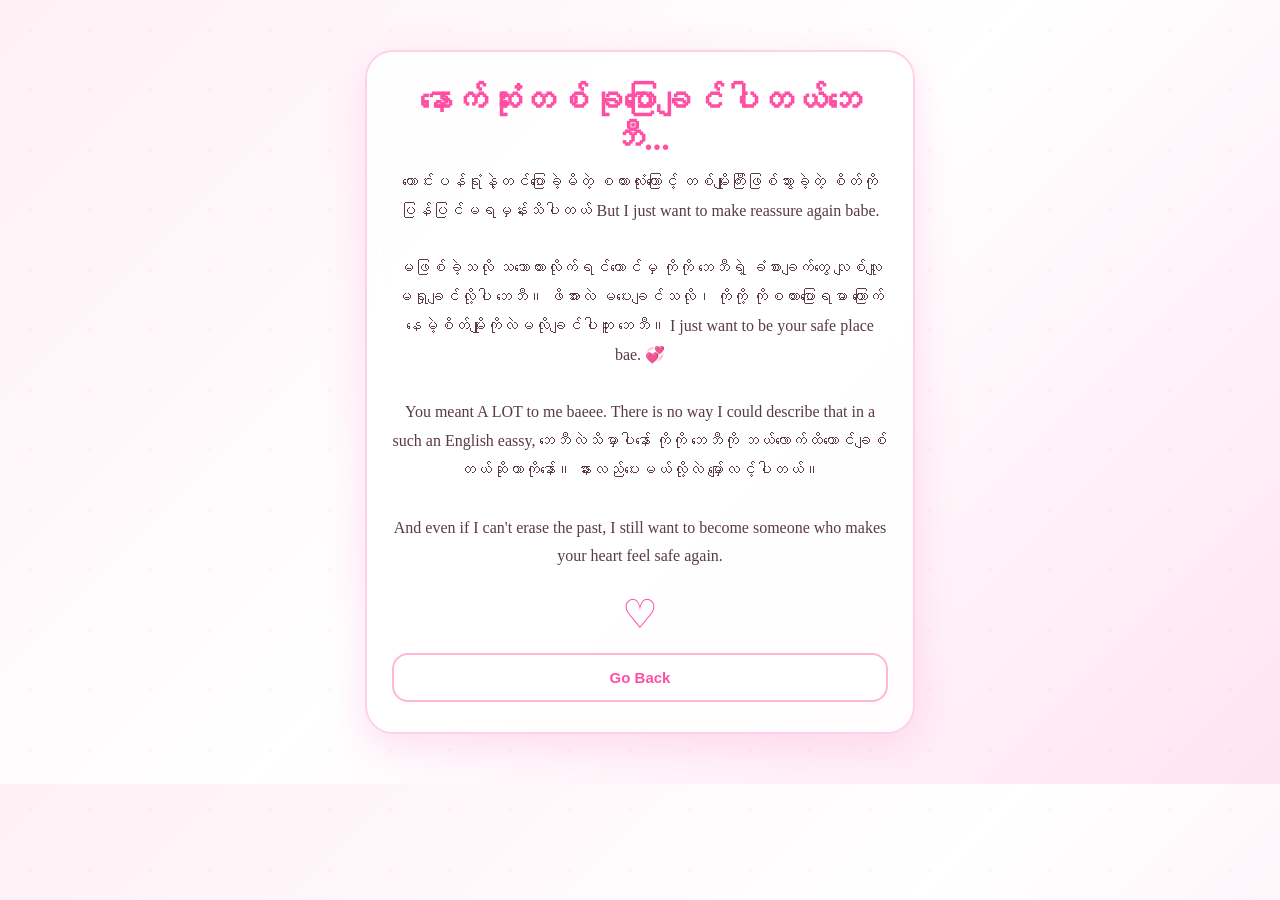
<file: SorryBae/Apoligze.html>
<!DOCTYPE html>
<html lang="en">

<head>
    <meta charset="UTF-8">
    <meta name="viewport" content="width=device-width, initial-scale=1.0">

    <title>Apologize</title>

    <link rel="stylesheet" href="style.css">
</head>

<body>

    <div class="stars"></div>

    <div class="container fade-in">

        <h1>နောက်ဆုံးတစ်ခုပြောချင်ပါတယ်ဘေဘီ...</h1>

        <p class="message">
          တောင်းပန်ရုံနဲ့တင်ပြောခဲ့မိတဲ့ စကားလုံးကြောင့် တစ်မျိုးကြီးဖြစ်သွားခဲ့တဲ့ စိတ်ကို ပြန်ပြင်မရမှန်းသိပါတယ် But I just want to make reassure again babe. 
            <br><br>
            မဖြစ်ခဲ့သလို သဘောထားလိုက်ရင်တောင်မှ ကိုကို ဘေဘီရဲ့ ခံစားချက်တွေ လျစ်လျူမရှုချင်လို့ပါ ဘေဘီ။ ဖိအားလဲ မပေးချင်သလို၊ ကိုကို့ ကိုစကားပြောရမာ ကြောက်နေမဲ့စိတ်မျိုးကိုလဲမလိုချင်ပါဘူး ဘေဘီ။ I just want to be your safe place bae. 💞
            <br><br>
           You meant A LOT to me baeee. There is no way I could describe that in a such an English eassy, ဘေဘီလဲသိမှာပါနော် ကိုကို ဘေဘီကို ဘယ်လောက်ထိတောင်ချစ်တယ်ဆိုတာကိုနော်။ နားလည်ပေးမယ်လို့လဲ မျှော်လင့်ပါတယ်။
            <br><br>
            And even if I can't erase the past,
            I still want to become someone
            who makes your heart feel safe again.
        </p>

        <div class="heart">
            ♡
        </div>

       

        <button class="ghost-btn"
        onclick="window.location.href='Page1.html'">
            Go Back
        </button>

    </div>


</body>
</html>
</file>
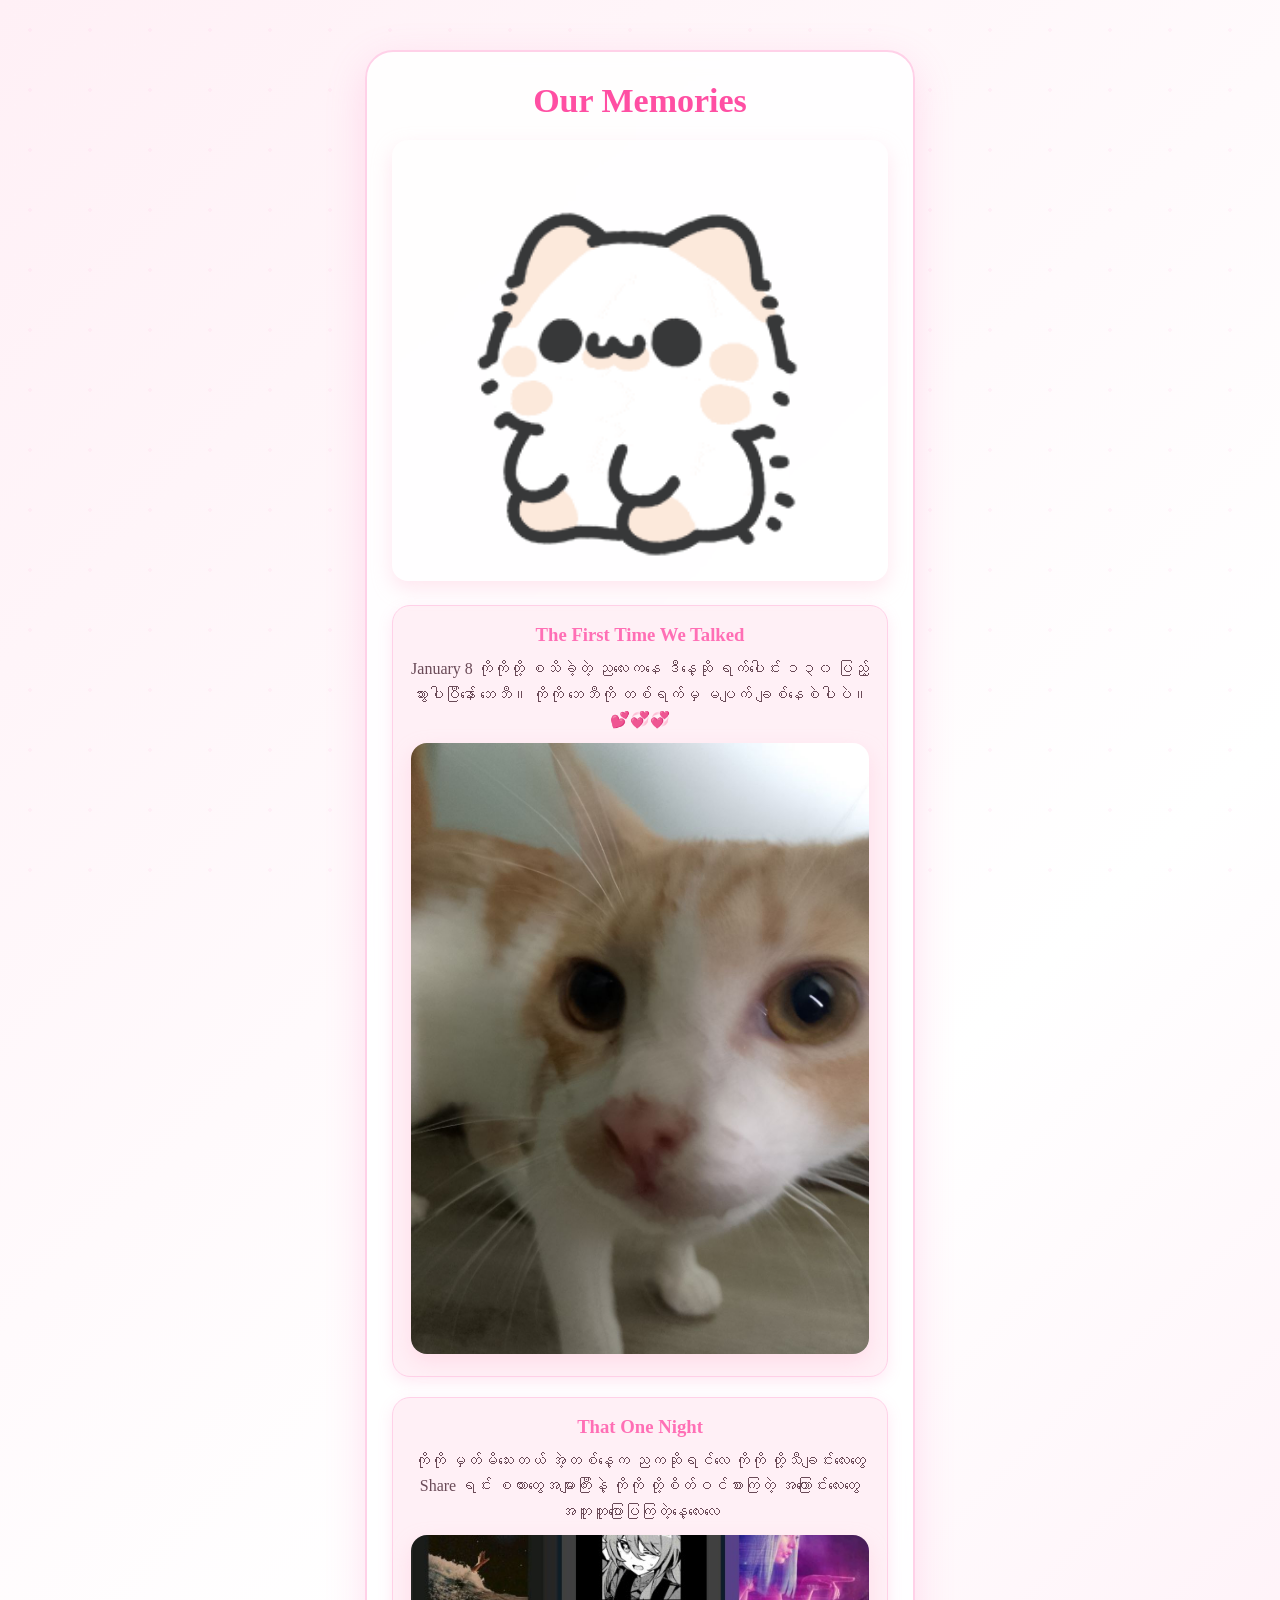
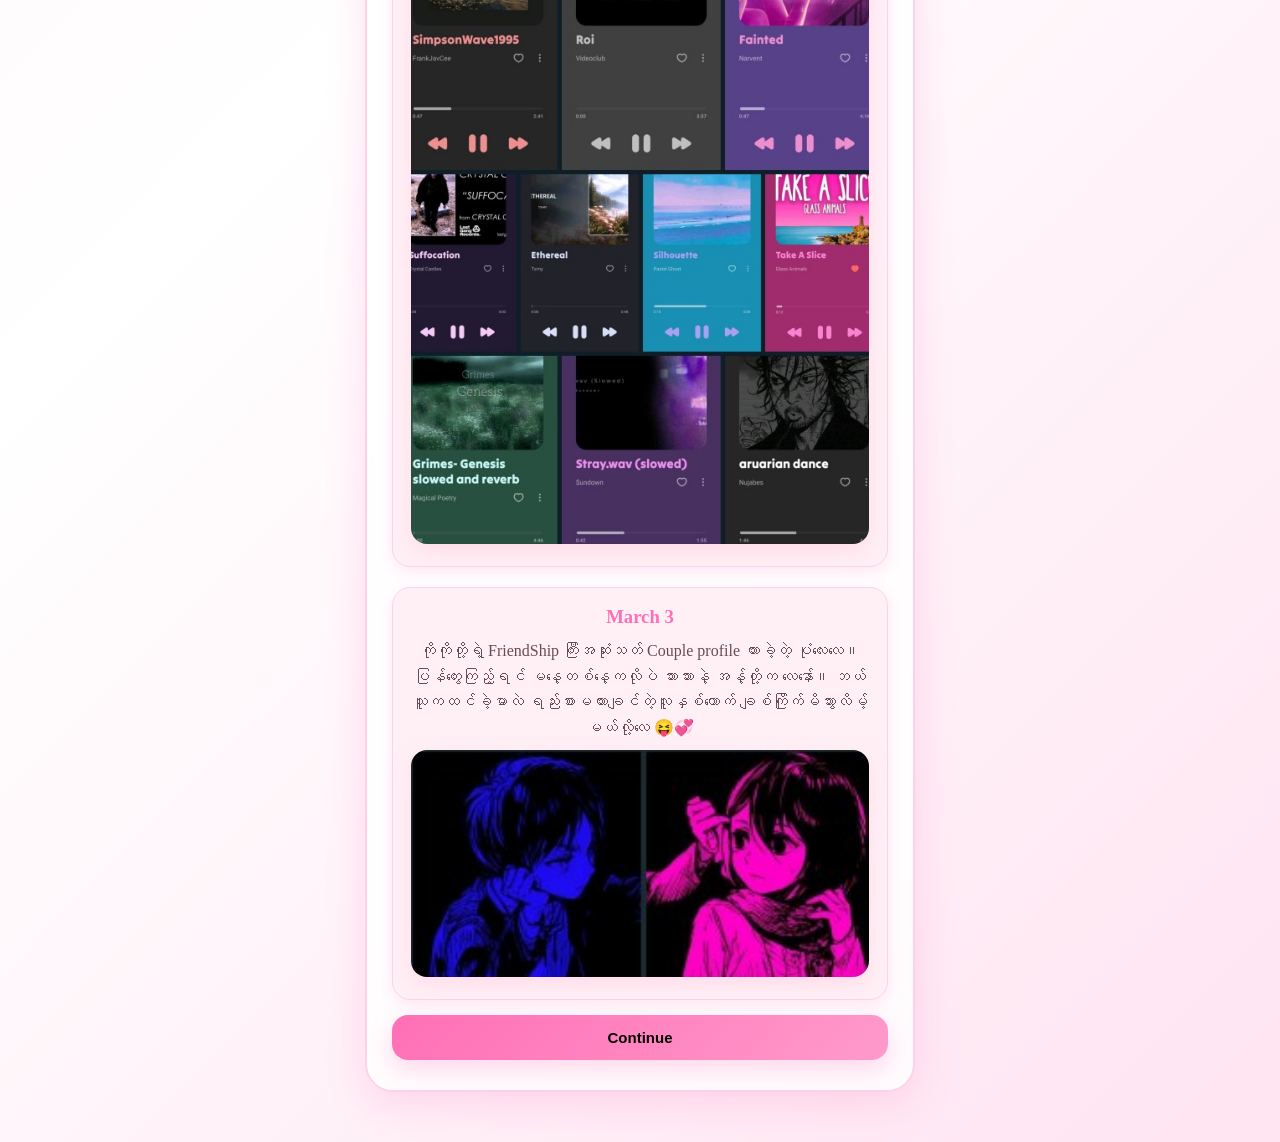
<file: SorryBae/Memories.html>
<!DOCTYPE html>
<html lang="en">

<head>
    <meta charset="UTF-8">
    <meta name="viewport" content="width=device-width, initial-scale=1.0">

    <title>Our Memories</title>

    <link rel="stylesheet" href="style.css">
</head>

<body>

    <div class="stars"></div>

    <div class="container fade-in">

        <h1>Our Memories</h1>

        <p class="message">
            
        </p>

        <!-- MEMORY CARDS -->

         <img src="memory2.gif" class="memory-img">
        <div class="memory-card">
         

    <h3>The First Time We Talked</h3>
 
            <p>
               January 8 ကိုကိုတို့ စသိခဲ့တဲ့ ညလေးကနေ ဒီနေ့ဆို ရက်ပေါင်း ၁၃၀ ပြည့်သွားပါပြီနော် ဘေဘီ။ ကိုကို ဘေဘီကို တစ်ရက်မှ မပျက် ချစ်နေစဲပါပဲ။ 💕💞💞
            </p>
             <img src="memory1.jpg" class="memory-img">
        </div>

        <div class="memory-card">
            <h3>That One Night</h3>

            <p>
                ကိုကို မှတ်မိသေးတယ် အဲ့တစ်နေ့က ညကဆိုရင်လေ ကိုကို တို့သီချင်းလေးတွေ Share ရင်း စကားတွေအများကြီးနဲ့ ကိုကို တို့စိတ်ဝင်စားကြတဲ့ အကြောင်းလေးတွေ အတူတူပြောပြကြတဲ့နေ့လေးလေ
            </p>

             <img src="memory3.jpg" class="memory-img">
        </div>

        <div class="memory-card">
            <h3>March 3</h3>

            <p>
               ကိုကိုတို့ရဲ့ FriendShip ကြီးအဆုံးသတ် Couple profile ထားခဲ့တဲ့ ပုံလေးလေ။ ပြန်တွေးကြည့်ရင် မနေ့တစ်နေ့ကလိုပဲ သားသားနဲ့ အန့်တို့က လေနော်။ ဘယ်သူကထင်ခဲ့မာလဲ ရည်းစားမထားချင်တဲ့လူနှစ်ယောက် ချစ်ကြိုက်မိသွားလိမ့်မယ်လို့လေ 😝💞
            </p>

            <img src="memory4.jpg" class="memory-img">
        </div>

        <!-- BUTTONS -->

        <button class="main-btn"
        onclick="window.location.href='Apoligze.html'">
            Continue
        </button>


    </div>


</body>
</html>
</file>
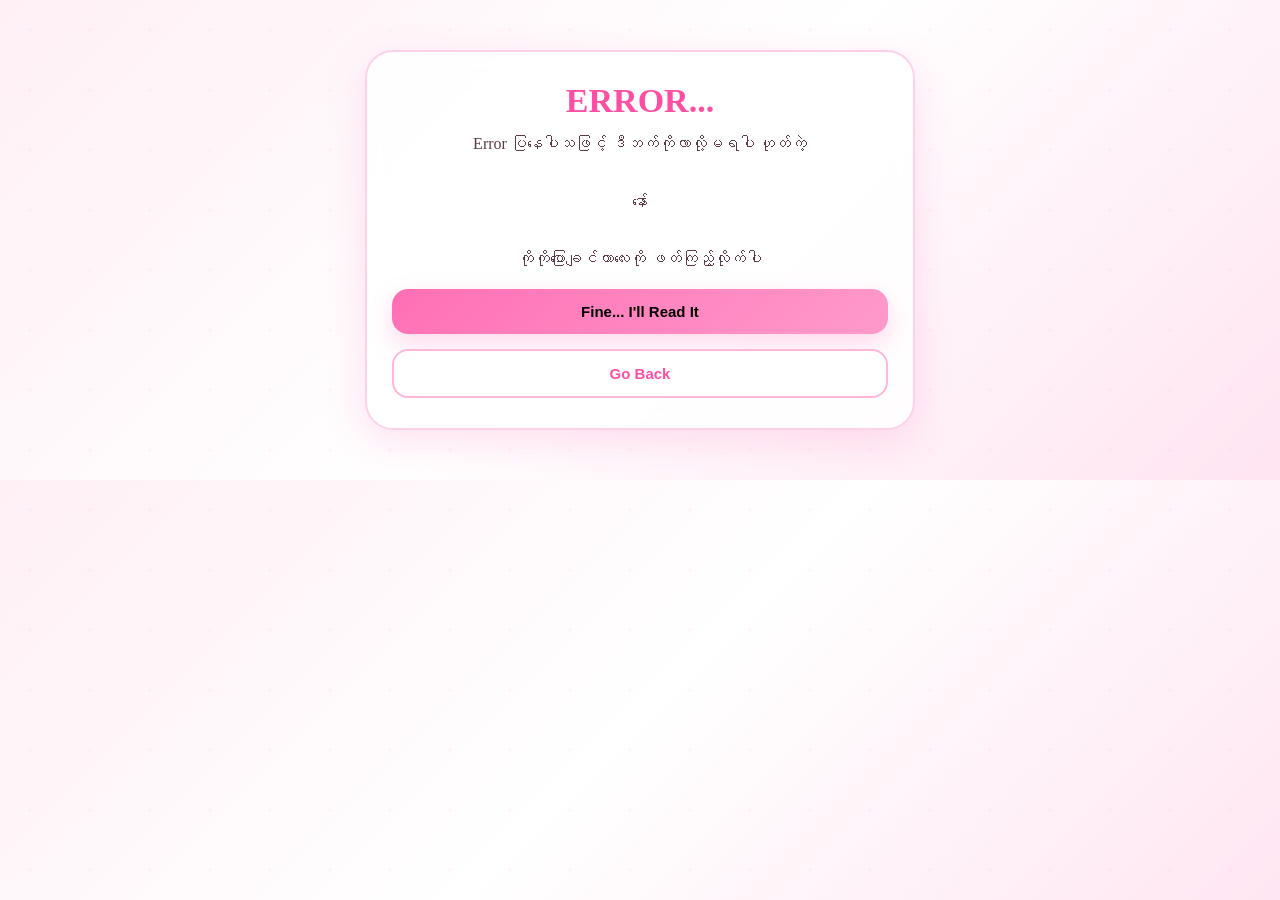
<file: SorryBae/please.html>
<!DOCTYPE html>
<html lang="en">

<head>
    <meta charset="UTF-8">
    <meta name="viewport" content="width=device-width, initial-scale=1.0">
    <title>Please...</title>

    <link rel="stylesheet" href="style.css">
</head>

<body>

    <div class="stars"></div>

    <div class="container fade-in">

        <h1>ERROR...</h1>

        <p class="message">
            Error ပြနေပါသဖြင့် ဒီဘက်ကိုလာလို့မရပါ ဟုတ်ကဲ့
            <br><br>
           နော်
            <br><br>
       ကိုကိုပြောချင်တာလေးကို ဖတ်ကြည့်လိုက်ပါ
        </p>

        <button class="main-btn"
        onclick="window.location.href='sorry.html'">
            Fine... I'll Read It
        </button>

        <button class="ghost-btn"
        onclick="window.location.href='Page1.html'">
            Go Back
        </button>

    </div>
<audio autoplay loop> <source src="bgsong1.mp3" type="audio/mp3"> </audio>
</body>
</html>
</file>
<file: SorryBae/style.css>
/* RESET */
*{
    margin:0;
    padding:0;
    box-sizing:border-box;
}

/* =========================
   PAGE 1 (INTRO SCREEN)
========================= */

body.center-mode{
    background: linear-gradient(135deg, #ffe4f1, #ffffff, #ffeaf6);
}

/* softer star overlay */
body.center-mode .stars{
    opacity:0.18;
    background-image:
        radial-gradient(#ffb6d9 2px, transparent 2px),
        radial-gradient(#ffffff 1px, transparent 1px);
}

/* container becomes softer + cuter */
body.center-mode .container{
    border-radius:30px;

    background:rgba(255,255,255,0.8);

    border:2px solid #ffd1e8;

    box-shadow:0 10px 35px rgba(255, 105, 180, 0.25);

    text-align:center;
}

/* MAIN TITLE */
body.center-mode h1{
    font-size:36px;

    color:#ff4fa3;

    margin-bottom:10px;

    letter-spacing:1px;
}

/* SUBTEXT */
body.center-mode .subtitle{
    color:#6a4a57;

    font-size:15px;

    line-height:1.6;

    margin-bottom:20px;
}

/* SUB HEADING */
body.center-mode h2{
    color:#ff6fb5;

    font-size:18px;

    margin-bottom:15px;
}

/* BUTTON TWEAKS */
body.center-mode .main-btn{
    background:linear-gradient(135deg,#ff4fa3,#ff7ac8);

    box-shadow:0 10px 25px rgba(255, 105, 180, 0.35);
}

body.center-mode .main-btn:hover{
    transform:translateY(-3px) scale(1.03);
}

/* ghost button softer */
body.center-mode .ghost-btn{
    border:2px solid #ffb6d9;

    color:#ff4fa3;

    background:white;
}

body.center-mode .ghost-btn:hover{
    background:#ff4fa3;
    color:white;
}
/* =========================
   PAGE 2 (PLEASE / WAIT PAGE)
========================= */

body:not(.center-mode):not(.story-mode){
    background: linear-gradient(135deg, #fff0f6, #ffffff, #ffe4f1);
}

/* softer star layer */
body:not(.center-mode):not(.story-mode) .stars{
    opacity:0.12;

    background-image:
        radial-gradient(#ffb6d9 2px, transparent 2px),
        radial-gradient(#ffffff 1px, transparent 1px);
}

/* container becomes “soft confession card” */
body:not(.center-mode):not(.story-mode) .container{
    border-radius:28px;

    background:rgba(255,255,255,0.85);

    border:2px solid #ffd1e8;

    box-shadow:0 12px 40px rgba(255, 105, 180, 0.2);

    text-align:center;

    animation:fadeUp 0.8s ease;
}

/* title */
body:not(.center-mode):not(.story-mode) h1{
    font-size:34px;

    color:#ff4fa3;

    margin-bottom:10px;
}

/* message text */
body:not(.center-mode):not(.story-mode) .message{
    color:#5a3a47;

    font-size:16px;

    line-height:1.8;
}

/* MAIN BUTTON (softer emotional tone) */
body:not(.center-mode):not(.story-mode) .main-btn{
    background:linear-gradient(135deg,#ff6fb5,#ff9acb);

    box-shadow:0 10px 25px rgba(255, 105, 180, 0.25);
}

body:not(.center-mode):not(.story-mode) .main-btn:hover{
    transform:translateY(-3px) scale(1.03);
}

/* BACK BUTTON = calmer */
body:not(.center-mode):not(.story-mode) .ghost-btn{
    border:2px solid #ffb6d9;

    color:#ff4fa3;

    background:white;
}

body:not(.center-mode):not(.story-mode) .ghost-btn:hover{
    background:#ff4fa3;
    color:white;
}
/* STAR / SPARKLE BACKGROUND */
.stars{
    position:fixed;
    inset:0;

    background-image:
        radial-gradient(#ffb6d9 2px, transparent 2px),
        radial-gradient(#ffffff 1px, transparent 1px);

    background-size:60px 60px, 30px 30px;

    opacity:0.25;

    animation: floatSparkles 40s linear infinite;

    pointer-events:none;
    z-index:0;
}

@keyframes floatSparkles{
    from{transform:translateY(0);}
    to{transform:translateY(-200px);}
}

/* MAIN LAYOUT */
.container{
    position:relative;
    z-index:1;

    width:90%;
    max-width:550px;

    margin:50px auto;

    padding:30px 25px;

    border-radius:25px;

    background:rgba(255,255,255,0.75);

    border:2px solid #ffd1e8;

    box-shadow:0 10px 30px rgba(255, 182, 209, 0.35);

    backdrop-filter: blur(10px);

    animation: fadeUp 0.8s ease;
}

@keyframes fadeUp{
    from{
        opacity:0;
        transform:translateY(20px);
    }
    to{
        opacity:1;
        transform:translateY(0);
    }
}

/* HEADINGS */
h1{
    font-size:34px;
    color:#ff4fa3;

    text-align:center;

    margin-bottom:15px;
}

h3{
    color:#ff6fb5;
    margin-bottom:10px;
}

/* TEXT */
.message{
    font-size:16px;
    line-height:1.8;

    color:#5a3a47;

    text-align:center;
}

/* MEMORY CARDS */
.memory-card{
    margin-top:20px;

    padding:18px;

    border-radius:18px;

    background:#fff0f6;

    border:1px solid #ffd1e8;

    box-shadow:0 5px 15px rgba(255, 105, 180, 0.15);
}

.memory-card p{
    color:#6a4a57;
    line-height:1.6;
}

/* IMAGES */
.memory-img{
    width:100%;

    border-radius:16px;

    margin-top:10px;

    box-shadow:0 8px 20px rgba(255, 182, 209, 0.35);

    transition:0.3s ease;
}

.memory-img:hover{
    transform:scale(1.03);
}

/* BUTTONS */
button{
    width:100%;

    padding:14px;

    margin-top:15px;

    border:none;

    border-radius:16px;

    cursor:pointer;

    font-weight:600;

    transition:0.3s ease;

    font-size:15px;
}

.ghost-btn{
    background:#fff;

    border:2px solid #ffb6d9;

    color:#ff4fa3;
}

.ghost-btn:hover{
    background:#ff4fa3;
    color:white;

    transform:scale(1.03);
}

/* HEART */
.heart{
    font-size:40px;

    color:#ff4fa3;

    text-align:center;

    margin-top:20px;

    animation:pulse 1.8s infinite;
}

@keyframes pulse{
    0%{transform:scale(1);}
    50%{transform:scale(1.2);}
    100%{transform:scale(1);}
}

/* MOBILE TUNING */
@media (max-width:600px){
    h1{font-size:28px;}
    .container{padding:20px;}
}
</file>
